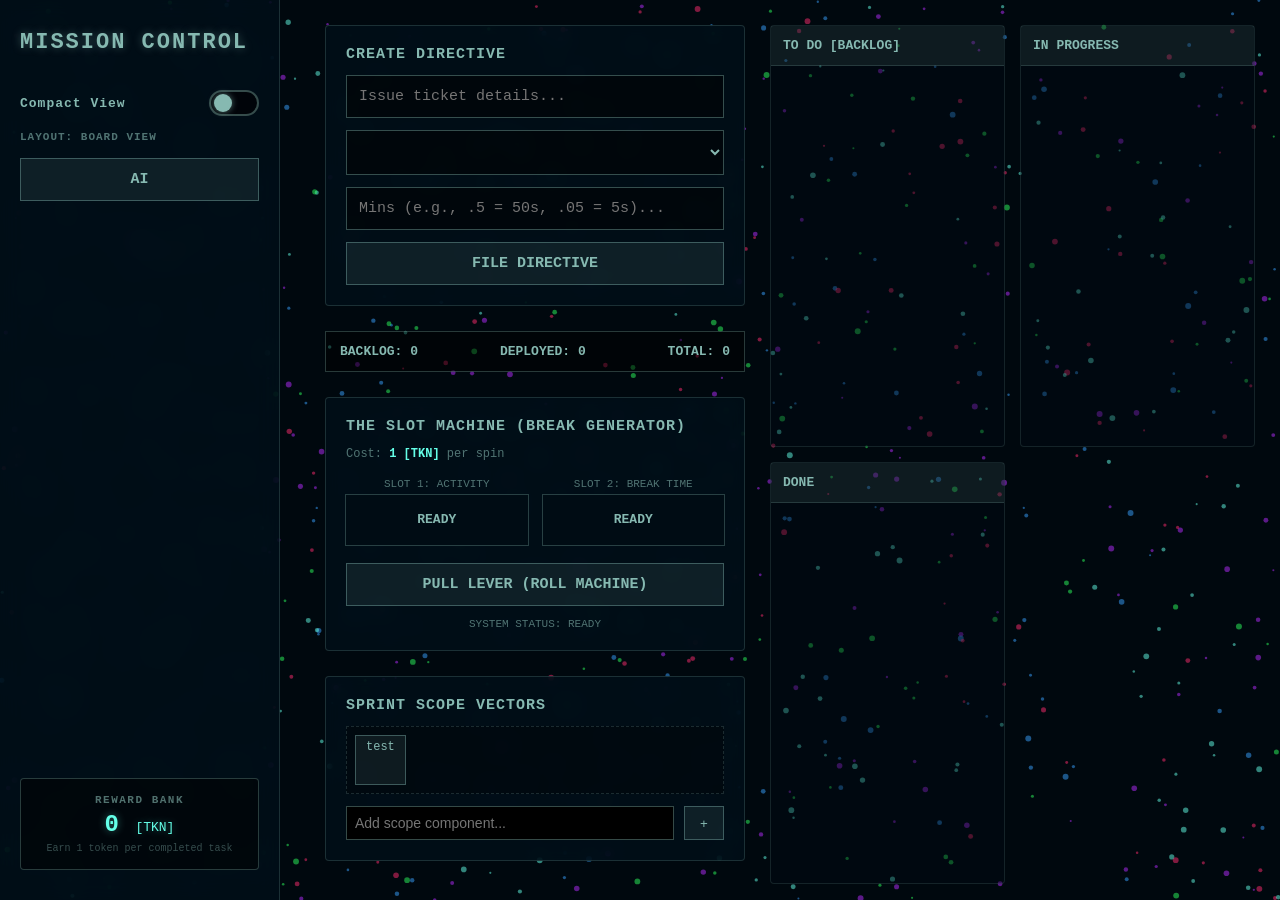
<file: index.html>
<!DOCTYPE html>
<html lang="en">

<head>
    <meta charset="UTF-8">
    <meta name="viewport" content="width=device-width, initial-scale=1.0">
    <title>Mission-Control // Matrix Engine</title>
    <link rel="stylesheet" href="style.css">
    <script src="script.js" defer></script>
</head>

<body>

    <canvas id="blob-canvas"></canvas>

    <div class="ui-wrapper" id="ui-container">

        <div id="sidebar-expand-tab" class="oval-sticky-tab">
            <span class="tab-indicator">&gt;</span>
        </div>

        <aside class="sidebar" id="matrix-sidebar">
            <h1 id="sidebar-toggle-trigger">MISSION CONTROL</h1>

            <div class="sidebar-options">
                <div class="switch-control-group">
                    <span class="switch-label">Compact View</span>
                    <div class="oval-toggle-switch" id="view-toggle-switch">
                        <div class="switch-circle" id="switch-node"></div>
                    </div>
                </div>
                <div class="view-status-tag">LAYOUT: <span id="current-view-label">BOARD VIEW</span></div>
                <a href="Chat.html"><Button id="Page2">AI</Button></a>
            </div>

            <div class="token-bank">
                <div class="token-title">REWARD BANK</div>
                <div class="token-count"><span id="token-display">0</span> <span class="tkn-sym">[TKN]</span></div>
                <div class="token-footer">Earn 1 token per completed task</div>
            </div>
        </aside>

        <main class="main-content">

            <div class="main-column input-side">

                <section class="Forum">
                    <div class="panel-header">Create Directive</div>
                    <div class="task">
                        <input id="task1" type="text" placeholder="Issue ticket details...">
                    </div>

                    <div class="priority">
                        <select name="priority" id="priority1">
                            <option value=""></option>
                            <option value="High">High</option>
                            <option value="Mid">Mid</option>
                            <option value="Low">Low</option>
                        </select>
                    </div>

                    <div class="time">
                        <input id="time1" type="number" step="any" placeholder="Mins (e.g., .5 = 50s, .05 = 5s)...">
                    </div>
                    <button id="submitButt">File Directive</button>
                </section>

                <div class="directives-counters">
                    <span>BACKLOG: <span id="count-active">0</span></span>
                    <span>DEPLOYED: <span id="count-resolved">0</span></span>
                    <span>TOTAL: <span id="count-total">0</span></span>
                </div>

                <section class="interest-panel">
                    <div class="panel-header">The Slot Machine (Break Generator)</div>
                    <p class="panel-subtitle">Cost: <span style="color: #64ffe8; font-weight: bold;">1 [TKN]</span> per
                        spin</p>

                    <div class="slots-wrapper">
                        <div class="slot-column">
                            <span class="slot-label">Slot 1: Activity</span>
                            <div class="slot-window">
                                <div class="slot-reel" id="slot1-reel">
                                    <div class="slot-tile">Ready</div>
                                </div>
                            </div>
                        </div>

                        <div class="slot-column">
                            <span class="slot-label">Slot 2: Break Time</span>
                            <div class="slot-window">
                                <div class="slot-reel" id="slot2-reel">
                                    <div class="slot-tile">Ready</div>
                                </div>
                            </div>
                        </div>
                    </div>

                    <button id="spinButt">Pull Lever (Roll Machine)</button>
                    <div id="spin-readout">SYSTEM STATUS: READY</div>
                </section>

                <section class="interest-panel">
                    <div class="panel-header">Sprint Scope Vectors</div>
                    <div id="interestTags" class="tag-cloud"></div>
                    <div class="interest-input-group">
                        <input id="customInterest" type="text" placeholder="Add scope component...">
                        <button id="addInterestButt">+</button>
                    </div>
                </section>
            </div>

            <div class="main-column board-side">

                <div id="view-board-layout" class="matrix-board">
                    <div class="board-col">
                        <div class="col-header">To Do [Backlog]</div>
                        <ul id="col-backlog" class="data-list"></ul>
                    </div>

                    <div class="board-col">
                        <div class="col-header">In Progress</div>
                        <ul id="col-progress" class="data-list"></ul>
                    </div>

                    <div class="board-col">
                        <div class="col-header">Done</div>
                        <ul id="col-done" class="data-list"></ul>
                    </div>
                </div>

                <div id="view-compact-layout" class="matrix-compact-view hidden">
                    <div class="board-col">
                        <div class="col-header">All Integrated Directives Stream</div>
                        <ul id="compact-stream-list" class="data-list"></ul>
                    </div>
                </div>

                <section class="timer-control-center">
                    <div class="panel-header">Chronos Core Execution Engine</div>

                    <div class="timer-wrapper work-tier">
                        <div class="timer-meta">
                            <span class="clock-tier-title">01 // EDITABLE WORK FOCUS</span>
                            <div class="inline-input-wrapper">
                                <input type="number" id="work-minutes-input" value="25" min="1" placeholder="Mins">
                                <span>MINS</span>
                            </div>
                        </div>
                        <div class="timer-display-block" id="work-timer-digits">25:00</div>
                        <div class="timer-btn-group">
                            <button class="timer-action-btn" id="work-start-btn">ENGAGE</button>
                            <button class="timer-action-btn" id="work-reset-btn">RESET</button>
                        </div>
                    </div>

                    <div class="break-bank-hub">
                        <div class="break-bank-header">
                            <span class="clock-tier-title">02 // SLOT MACHINE BREAK INVENTORY</span>
                            <span class="week-stamp" id="week-log-status">7-Day Retention Shield Active</span>
                        </div>

                        <div class="break-inventory-shelf" id="break-shelf-container">
                        </div>
                    </div>

                    <div class="timer-status-line" id="timer-status-msg">SYSTEMS RUNNING // AUTOMATED BACKGROUND TASK
                        TRACKER ARMED</div>
                </section>

            </div>

        </main>
    </div>

</body>

</html>
</file>
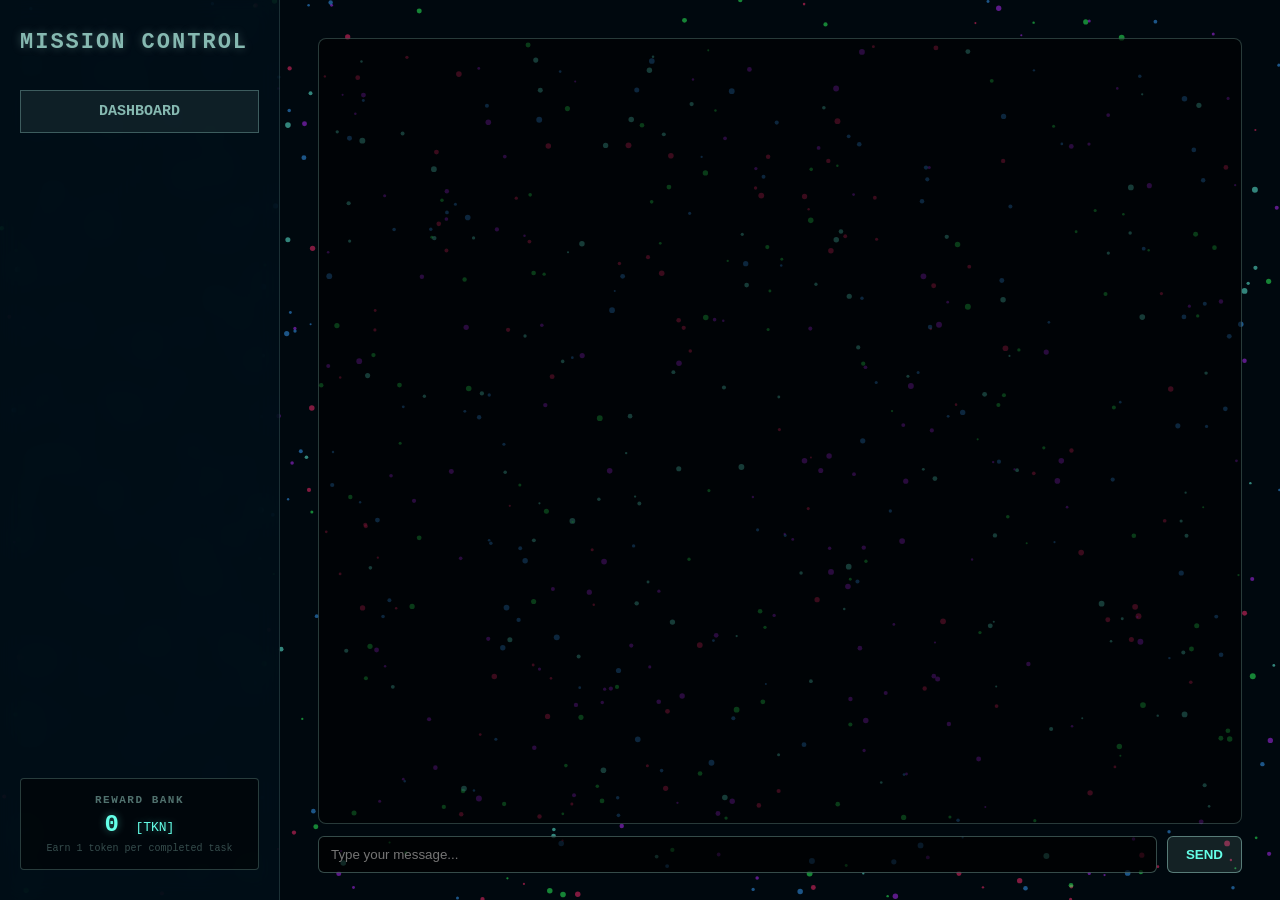
<file: Chat.html>
<!DOCTYPE html>
<html lang="en">

<head>
    <meta charset="UTF-8">
    <meta name="viewport" content="width=device-width, initial-scale=1.0">
    <title>Mission-Control // Chat Interface</title>
    <link rel="stylesheet" href="chat.css">
    <script src="chat.js" defer></script>
</head>

<body>

    <canvas id="blob-canvas"></canvas>

    <div class="ui-wrapper" id="ui-container">

        <div id="sidebar-expand-tab" class="oval-sticky-tab">
            <span class="tab-indicator">&gt;</span>
        </div>

        <aside class="sidebar" id="matrix-sidebar">
            <h1 id="sidebar-toggle-trigger">MISSION CONTROL</h1>

            <div class="sidebar-options">
                <a href="index.html"><button id="Page2">Dashboard</button></a>
            </div>

            <div class="token-bank">
                <div class="token-title">REWARD BANK</div>
                <div class="token-count"><span id="token-display">0</span> <span class="tkn-sym">[TKN]</span></div>
                <div class="token-footer">Earn 1 token per completed task</div>
            </div>
        </aside>

        <main class="main-content">

            <div class="chat-panel">

                <div class="chat-window" id="chat-window">
                    <div class="messages" id="messages"></div>

                    <div class="typing-indicator hidden" id="typing-indicator">
                        <span class="dot"></span>
                        <span class="dot"></span>
                        <span class="dot"></span>
                    </div>
                </div>

                <div class="input-bar">
                    <input type="text" id="chatInput" placeholder="Type your message...">
                    <button id="sendBtn">SEND</button>
                </div>

            </div>

        </main>

    </div>

</body>

</html>
</file>
<file: style.css>
:root {
    --bg-main: #00080e;
    --bg-panel: rgba(0, 16, 26, 0.8); 
    --text: #86B9B1;
}

html, body {
    margin: 0;
    padding: 0;
    width: 100%;
    height: 100%;
    background-color: var(--bg-main);
    font-family: 'Courier New', Courier, monospace;
    overflow-x: hidden;
}

a {
    text-decoration: none;
    color: var(--text);
}

::-webkit-scrollbar {
    width: 6px;
}
::-webkit-scrollbar-thumb {
    background: rgba(134,185,177,0.3);
    border-radius: 3px;
}


#blob-canvas {
    position: fixed;
    top: 0;
    left: 0;
    width: 100vw;
    height: 100vh;
    z-index: 1;
    pointer-events: none;
    filter: saturate(1.0) brightness(1.0);
    transition: filter 0.8s ease;
}

/* HARDWARE-ACCELERATED SCREEN PROTECTOR DISSOLVE SYSTEM */
.ui-wrapper {
    position: relative;
    z-index: 5; 
    display: flex;
    width: 100vw;
    height: 100vh;
    box-sizing: border-box;
    transition: all 0.35s cubic-bezier(0.1, 0.8, 0.1, 1);
}

/* Transition values for UI targets so they dissolve organically when idle */
.sidebar, .main-content, .Forum, .interest-panel, .timer-control-center {
    transition: opacity 0.5s cubic-bezier(0.4, 0, 0.2, 1), transform 0.5s ease;
}

/* Triggered by JavaScript when mouse leaves window or goes completely idle */
.screen-saver-active .sidebar,
.screen-saver-active .main-content,
.screen-saver-active .oval-sticky-tab {
    opacity: 0 !important;
    pointer-events: none !important;
    transform: scale(0.98);
}

/* Boost background blob saturation and color visibility when screensaver is active */
.screen-saver-active #blob-canvas {
    filter: saturate(1.8) brightness(1.2);
}

/* SIDEBAR LAYOUT */
.sidebar {
    width: 280px;
    min-width: 280px;
    background: var(--bg-panel);
    border-right: 1px solid rgba(134, 185, 177, 0.2);
    backdrop-filter: blur(12px);
    padding: 30px 20px;
    display: flex;
    flex-direction: column;
    gap: 35px;
    box-sizing: border-box;
    transition: width 0.3s cubic-bezier(0.1, 0.8, 0.1, 1), min-width 0.3s cubic-bezier(0.1, 0.8, 0.1, 1), padding 0.3s ease, opacity 0.2s ease;
    overflow: hidden;
}

.ui-wrapper.sidebar-collapsed .sidebar {
    width: 0px;
    min-width: 0px;
    padding: 30px 0px;
    border-right-color: transparent;
    opacity: 0;
    pointer-events: none;
}

/* INTERACTIVE TITLE DESIGN FOR TOGGLE */
#sidebar-toggle-trigger {
    color: var(--text);
    font-size: 22px;
    margin: 0;
    text-transform: uppercase;
    letter-spacing: 2px;
    text-shadow: 0 0 8px rgba(134, 185, 177, 0.4);
    cursor: pointer;
    user-select: none;
    transition: color 0.2s ease, text-shadow 0.2s ease;
}
#sidebar-toggle-trigger:hover {
    color: #64ffe8;
    text-shadow: 0 0 12px rgba(100, 255, 232, 0.7);
}

/* PROTRUDING ROUNDED OVAL STICKY TAB */
.oval-sticky-tab {
    position: absolute;
    left: 0px;
    top: 30px;
    width: 24px;
    height: 48px;
    background: var(--bg-panel);
    border: 1px solid rgba(134, 185, 177, 0.3);
    border-left: none;
    border-radius: 0 24px 24px 0;
    display: flex;
    align-items: center;
    justify-content: center;
    cursor: pointer;
    z-index: 999;
    opacity: 0;
    pointer-events: none;
    transition: transform 0.3s cubic-bezier(0.1, 0.8, 0.1, 1), opacity 0.2s ease;
    box-shadow: 4px 0 12px rgba(0, 0, 0, 0.4);
}
.oval-sticky-tab:hover {
    background: rgba(134, 185, 177, 0.15);
    border-color: #64ffe8;
}
.oval-sticky-tab .tab-indicator {
    font-size: 14px;
    font-weight: bold;
    color: #64ffe8;
    text-shadow: 0 0 5px rgba(100, 255, 232, 0.5);
    transform: translateX(-1px);
}

/* REVEAL CONDITION FOR STICKY TAB */
.sidebar-collapsed .oval-sticky-tab {
    opacity: 1;
    pointer-events: auto;
    transform: translateX(0px); 
}

.sidebar-options { display: flex; flex-direction: column; gap: 15px; }
.switch-control-group { display: flex; align-items: center; justify-content: space-between; width: 100%; }
.switch-label { color: var(--text); font-size: 13px; font-weight: bold; letter-spacing: 1px; }

.oval-toggle-switch {
    width: 50px;
    height: 26px;
    background: rgba(0, 0, 0, 0.6);
    border: 2px solid rgba(134, 185, 177, 0.4);
    border-radius: 50px; 
    position: relative;
    cursor: pointer;
    box-sizing: border-box;
}

.switch-circle {
    width: 18px;
    height: 18px;
    background: var(--text);
    border-radius: 50%; 
    position: absolute;
    top: 2px;
    left: 3px;
    transition: left 0.2s cubic-bezier(0.1, 0.8, 0.1, 1);
    box-shadow: 0 0 6px rgba(134, 185, 177, 0.6);
}

.oval-toggle-switch.active-on { background: rgba(100, 255, 232, 0.15); border-color: #64ffe8; }
.oval-toggle-switch.active-on .switch-circle { left: 25px; background: #64ffe8; box-shadow: 0 0 10px #64ffe8; }
.view-status-tag { color: rgba(134, 185, 177, 0.6); font-size: 11px; letter-spacing: 1px; font-weight: bold; }

#Page2 {
    width: 100%; box-sizing: border-box; background: rgba(0, 0, 0, 0.5);
    border: 1px solid rgba(134, 185, 177, 0.4); color: var(--text);
    font-size: 15px; padding: 12px; outline: none; font-family: inherit;
}
#Page2{ background: rgba(134, 185, 177, 0.1); cursor: pointer; font-weight: bold; text-transform: uppercase; }
#Page2:hover, #spinButt:hover { background: rgba(100, 255, 232, 0.15); color: #64ffe8; border-color: #64ffe8; }


.token-bank {
    background: rgba(0, 0, 0, 0.5);
    border: 1px solid rgba(134, 185, 177, 0.3);
    padding: 15px;
    text-align: center;
    border-radius: 4px;
    margin-top: auto; 
}
.token-title { font-size: 11px; color: rgba(134, 185, 177, 0.6); letter-spacing: 1.5px; font-weight: bold; margin-bottom: 5px; }
.token-count { font-size: 24px; font-weight: bold; color: #64ffe8; text-shadow: 0 0 8px rgba(100, 255, 232, 0.4); }
.tkn-sym { font-size: 13px; color: #64ffe8; font-weight: normal; margin-left: 2px; }
.token-footer { font-size: 10px; color: rgba(134, 185, 177, 0.4); margin-top: 5px; }

/* MAIN PANELS */
.main-content {
    flex: 1;
    min-width: 0;
    display: grid;
    grid-template-columns: 420px 1fr; 
    gap: 25px;
    padding: 25px 25px 25px 45px; 
    box-sizing: border-box;
    align-items: start;
    height: 100vh;
    overflow-y: auto;
    transition: padding 0.3s ease;
}

.main-column { display: flex; flex-direction: column; gap: 25px; }
.Forum, .interest-panel {
    background: var(--bg-panel);
    border: 1px solid rgba(134, 185, 177, 0.2);
    backdrop-filter: blur(8px);
    padding: 20px;
    display: flex;
    flex-direction: column;
    gap: 12px;
    border-radius: 4px;
    position: relative;
    z-index: 10;
}

#task1, #priority1, #time1, #submitButt, #spinButt {
    width: 100%; box-sizing: border-box; background: rgba(0, 0, 0, 0.5);
    border: 1px solid rgba(134, 185, 177, 0.4); color: var(--text);
    font-size: 15px; padding: 12px; outline: none; font-family: inherit;
}
#submitButt, #spinButt { background: rgba(134, 185, 177, 0.1); cursor: pointer; font-weight: bold; text-transform: uppercase; }
#submitButt:hover, #spinButt:hover { background: rgba(100, 255, 232, 0.15); color: #64ffe8; border-color: #64ffe8; }

#priority1 option { background-color: #000c14; color: #64ffe8; font-family: 'Courier New', Courier, monospace; padding: 10px; }
#priority1:focus { border-color: #64ffe8; box-shadow: 0 0 8px rgba(100, 255, 232, 0.4); }

.panel-header { color: var(--text); font-size: 15px; font-weight: bold; text-transform: uppercase; letter-spacing: 1px; }
.panel-subtitle { color: rgba(134, 185, 177, 0.6); font-size: 12px; margin: 0; }
.directives-counters { display: flex; justify-content: space-between; padding: 12px 14px; background: rgba(0, 0, 0, 0.5); border: 1px solid rgba(134, 185, 177, 0.3); font-size: 13px; font-weight: bold; color: var(--text); }

/* BOARDS GRID DISPLAY */
.matrix-board { display: grid; grid-template-columns: repeat(auto-fit, minmax(220px, 1fr)); gap: 15px; }
.matrix-compact-view { display: flex; flex-direction: column; width: 100%; }
.hidden { display: none !important; }
.board-col { background: rgba(0, 12, 20, 0.4); border: 1px solid rgba(134, 185, 177, 0.15); border-radius: 4px; display: flex; flex-direction: column; min-height: 420px; }
.col-header { background: rgba(134, 185, 177, 0.1); padding: 12px; color: var(--text); font-weight: bold; text-transform: uppercase; font-size: 13px; border-bottom: 1px solid rgba(134, 185, 177, 0.2); }

/* DATA LIST CARDS */
.data-list { list-style: none; padding: 10px; margin: 0; display: flex; flex-direction: column; gap: 10px; }
.data-list li { 
    background: rgba(0, 0, 0, 0.6); 
    border: 1px solid rgba(134, 185, 177, 0.25); 
    padding: 14px; 
    font-size: 14px; 
    color: var(--text); 
    display: flex; 
    flex-direction: column; 
    gap: 10px; 
    position: relative; 
}

.data-list li.priority-high { border-left: 5px solid #ff6e73 !important; } 
.data-list li.priority-mid  { border-left: 5px solid #ffd464 !important; } 
.data-list li.priority-low  { border-left: 5px solid #2cff5d !important; } 

.card-actions { display: flex; justify-content: space-between; align-items: center; }
.card-actions button {
    background: rgba(100, 255, 232, 0.05);
    border: 1px solid rgba(100, 255, 232, 0.4);
    color: #64ffe8 !important; 
    padding: 5px 10px;
    font-family: inherit;
    font-size: 11px;
    font-weight: bold;
    text-transform: uppercase;
    cursor: pointer;
    transition: all 0.2s ease;
}
.card-actions button:hover {
    background: rgba(100, 255, 232, 0.2);
    box-shadow: 0 0 8px rgba(100, 255, 232, 0.4);
    border-color: #64ffe8;
}

/* SLOT REEL ANIMATION */
.slots-wrapper { display: flex; gap: 15px; margin: 5px 0; }
.slot-column { display: flex; flex-direction: column; align-items: center; flex: 1; }
.slot-label { font-size: 11px; color: rgba(134, 185, 177, 0.6); text-transform: uppercase; margin-bottom: 4px; }
.slot-window { width: 100%; height: 50px; background: #000c14; border: 1px solid rgba(134, 185, 177, 0.3); overflow: hidden; position: relative; }
.slot-reel { position: absolute; top: 0; left: 0; width: 100%; display: flex; flex-direction: column; }
.slot-tile { height: 48px; display: flex; align-items: center; justify-content: center; font-size: 13px; font-weight: bold; color: var(--text); text-transform: uppercase; }

/* Moving Text Blur Keyframes during script spin action */
.slots-spinning .slot-tile {
    animation: slotDriftBlur 0.08s infinite alternate;
}
@keyframes slotDriftBlur {
    0% { transform: translateY(-3px); filter: blur(2px); }
    100% { transform: translateY(3px); filter: blur(2px); }
}

#spin-readout { font-size: 11px; color: rgba(134, 185, 177, 0.6); text-align: center; }

.tag-cloud { display: flex; flex-wrap: wrap; gap: 8px; min-height: 50px; padding: 8px; background: rgba(0, 0, 0, 0.3); border: 1px dashed rgba(134, 185, 177, 0.2); }
.tag { background: rgba(134, 185, 177, 0.1); border: 1px solid rgba(134, 185, 177, 0.4); color: var(--text); padding: 4px 10px; font-size: 12px; cursor: pointer; }
.interest-input-group { display: flex; gap: 10px; }
#customInterest { flex: 1; padding: 8px; font-size: 14px; background: black; border: 1px solid rgba(134, 185, 177, 0.4); color: var(--text); }
#addInterestButt { background: rgba(134, 185, 177, 0.1); border: 1px solid rgba(134, 185, 177, 0.4); color: var(--text); width: 40px; cursor: pointer; }

/* CHRONOS RENDER BLOCKS */
.timer-control-center {
    background: var(--bg-panel);
    border: 1px solid rgba(134, 185, 177, 0.25);
    backdrop-filter: blur(8px);
    padding: 20px;
    border-radius: 4px;
    margin-top: 25px; 
    display: flex;
    flex-direction: column;
    gap: 15px;
}

.timer-wrapper {
    display: flex;
    align-items: center;
    justify-content: space-between;
    background: rgba(0, 0, 0, 0.5);
    border: 1px solid rgba(134, 185, 177, 0.15);
    padding: 12px 20px;
    border-radius: 4px;
}

.timer-meta { display: flex; flex-direction: column; gap: 5px; }
.clock-tier-title { font-size: 11px; color: rgba(134, 185, 177, 0.5); font-weight: bold; letter-spacing: 1px; text-transform: uppercase; }
.inline-input-wrapper { display: flex; align-items: center; gap: 6px; font-size: 11px; color: var(--text); }
.inline-input-wrapper input { width: 50px; background: #000; border: 1px solid rgba(134, 185, 177, 0.4); color: #64ffe8; font-family: inherit; padding: 2px 5px; text-align: center; }

.timer-display-block { font-size: 32px; font-weight: bold; color: #64ffe8; font-family: monospace; text-shadow: 0 0 8px rgba(100, 255, 232, 0.4); }
.timer-btn-group { display: flex; gap: 8px; }

.timer-action-btn {
    background: rgba(134, 185, 177, 0.08); border: 1px solid rgba(134, 185, 177, 0.3);
    color: var(--text); padding: 6px 14px; font-family: inherit; font-weight: bold; font-size: 11px; text-transform: uppercase; cursor: pointer;
}
.timer-action-btn:hover { background: rgba(134, 185, 177, 0.2); border-color: #64ffe8; color: #64ffe8; }

/* BREAK REWARD STOCKYARD */
.break-bank-hub {
    display: flex;
    flex-direction: column;
    gap: 12px;
    background: rgba(0, 0, 0, 0.4);
    border: 1px solid rgba(134, 185, 177, 0.15);
    padding: 15px;
    border-radius: 4px;
}

.break-bank-header { display: flex; justify-content: space-between; align-items: center; }
.week-stamp { font-size: 10px; color: #ef64ff; letter-spacing: 0.5px; }

.break-inventory-shelf {
    display: flex;
    flex-direction: column;
    gap: 8px;
    max-height: 200px;
    overflow-y: auto;
    padding-right: 5px;
}

.break-chip-item {
    background: rgba(0, 8, 14, 0.8);
    border: 1px solid rgba(134, 185, 177, 0.25);
    padding: 10px 14px;
    display: flex;
    justify-content: space-between;
    align-items: center;
    border-left: 4px solid #b964ff;
}
.break-chip-item.state-in-use {
    border-left-color: #a2ff64;
    background: rgba(100, 255, 232, 0.04);
}

.chip-meta-title { font-size: 12px; font-weight: bold; color: var(--text); display: flex; flex-direction: column; gap: 4px; }
.chip-status-badge {
    font-size: 9px; padding: 2px 5px; border-radius: 2px; font-weight: bold; width: fit-content;
    text-transform: uppercase;
}
.status-saved { background: rgba(255, 212, 100, 0.15); color: #9f64ff; border: 1px solid rgba(188, 100, 255, 0.3); }
.status-running { background: rgba(100, 255, 232, 0.15); color: #beff64; border: 1px solid rgba(154, 255, 100, 0.3); }

.chip-btn-group { display: flex; gap: 6px; }
.chip-btn-group button {
    background: transparent; border: 1px solid rgba(134, 185, 177, 0.4); color: var(--text);
    padding: 4px 10px; font-family: inherit; font-size: 10px; font-weight: bold; cursor: pointer; text-transform: uppercase;
}
.chip-btn-group button.btn-use { border-color: #e5ff64; color: #d6ff64; }
.chip-btn-group button.btn-use:hover { background: rgba(255, 212, 100, 0.15); }
.chip-btn-group button.btn-archive { border-color: #ff6e73; color: #ff6e73; }
.chip-btn-group button.btn-archive:hover { background: rgba(255, 110, 115, 0.15); }

/* AUTOMATION BADGES */
.bg-clock-badge {
    position: absolute; top: 5px; right: 5px; font-size: 9px;
    background: rgba(255, 110, 115, 0.15); color: #ff6e73;
    border: 1px solid rgba(255, 110, 115, 0.3); padding: 2px 4px; border-radius: 2px;
}
.timer-status-line { font-size: 10px; color: rgba(134, 185, 177, 0.5); letter-spacing: 1px; text-transform: uppercase; }

@media (max-width: 1024px) {
    .main-content { grid-template-columns: 1fr; padding-left: 25px; }
    .matrix-board { grid-template-columns: 1fr; }
}
</file>
<file: chat.css>
:root {
    --bg-main: #00080e;
    --bg-panel: rgba(0, 16, 26, 0.8);
    --text: #86B9B1;
    --accent: #64ffe8;
}

/* GLOBAL */
html, body {
    margin: 0;
    padding: 0;
    width: 100%;
    height: 100%;
    background-color: var(--bg-main);
    font-family: 'Courier New', Courier, monospace;
    overflow: hidden;
}

a { text-decoration: none; color: var(--text); }

::-webkit-scrollbar { width: 6px; }
::-webkit-scrollbar-thumb {
    background: rgba(134,185,177,0.3);
    border-radius: 3px;
}

/* BACKGROUND CANVAS */
#blob-canvas {
    position: fixed;
    top: 0;
    left: 0;
    width: 100vw;
    height: 100vh;
    z-index: 1;
    pointer-events: none;
    transition: filter 0.8s ease;
}

/* WRAPPER */
.ui-wrapper {
    position: relative;
    z-index: 5;
    display: flex;
    width: 100vw;
    height: 100vh;
    box-sizing: border-box;
    transition: all 0.35s cubic-bezier(0.1, 0.8, 0.1, 1);
}

.sidebar, .main-content, .Forum, .interest-panel, .timer-control-center {
    transition: opacity 0.5s cubic-bezier(0.4, 0, 0.2, 1), transform 0.5s ease;
}

/* Triggered by JavaScript when mouse leaves window or goes completely idle */
.screen-saver-active .sidebar,
.screen-saver-active .main-content,
.screen-saver-active .oval-sticky-tab {
    opacity: 0 !important;
    pointer-events: none !important;
    transform: scale(0.98);
}

/* Boost background blob saturation and color visibility when screensaver is active */
.screen-saver-active #blob-canvas {
    filter: saturate(1.8) brightness(1.2);
}

/* SIDEBAR LAYOUT */
.sidebar {
    width: 280px;
    min-width: 280px;
    background: var(--bg-panel);
    border-right: 1px solid rgba(134, 185, 177, 0.2);
    backdrop-filter: blur(12px);
    padding: 30px 20px;
    display: flex;
    flex-direction: column;
    gap: 35px;
    box-sizing: border-box;
    transition: width 0.3s cubic-bezier(0.1, 0.8, 0.1, 1), min-width 0.3s cubic-bezier(0.1, 0.8, 0.1, 1), padding 0.3s ease, opacity 0.2s ease;
    overflow: hidden;
}

.ui-wrapper.sidebar-collapsed .sidebar {
    width: 0px;
    min-width: 0px;
    padding: 30px 0px;
    border-right-color: transparent;
    opacity: 0;
    pointer-events: none;
}

/* INTERACTIVE TITLE DESIGN FOR TOGGLE */
#sidebar-toggle-trigger {
    color: var(--text);
    font-size: 22px;
    margin: 0;
    text-transform: uppercase;
    letter-spacing: 2px;
    text-shadow: 0 0 8px rgba(134, 185, 177, 0.4);
    cursor: pointer;
    user-select: none;
    transition: color 0.2s ease, text-shadow 0.2s ease;
}
#sidebar-toggle-trigger:hover {
    color: #64ffe8;
    text-shadow: 0 0 12px rgba(100, 255, 232, 0.7);
}

/* PROTRUDING ROUNDED OVAL STICKY TAB */
.oval-sticky-tab {
    position: absolute;
    left: 0px;
    top: 30px;
    width: 24px;
    height: 48px;
    background: var(--bg-panel);
    border: 1px solid rgba(134, 185, 177, 0.3);
    border-left: none;
    border-radius: 0 24px 24px 0;
    display: flex;
    align-items: center;
    justify-content: center;
    cursor: pointer;
    z-index: 999;
    opacity: 0;
    pointer-events: none;
    transition: transform 0.3s cubic-bezier(0.1, 0.8, 0.1, 1), opacity 0.2s ease;
    box-shadow: 4px 0 12px rgba(0, 0, 0, 0.4);
}
.oval-sticky-tab:hover {
    background: rgba(134, 185, 177, 0.15);
    border-color: #64ffe8;
}
.oval-sticky-tab .tab-indicator {
    font-size: 14px;
    font-weight: bold;
    color: #64ffe8;
    text-shadow: 0 0 5px rgba(100, 255, 232, 0.5);
    transform: translateX(-1px);
}

/* REVEAL CONDITION FOR STICKY TAB */
.sidebar-collapsed .oval-sticky-tab {
    opacity: 1;
    pointer-events: auto;
    transform: translateX(0px); 
}

.sidebar-options { display: flex; flex-direction: column; gap: 15px; }

#Page2 {
    width: 100%; box-sizing: border-box; background: rgba(0, 0, 0, 0.5);
    border: 1px solid rgba(134, 185, 177, 0.4); color: var(--text);
    font-size: 15px; padding: 12px; outline: none; font-family: inherit;
}
#Page2{ background: rgba(134, 185, 177, 0.1); cursor: pointer; font-weight: bold; text-transform: uppercase; }
#Page2:hover, #spinButt:hover { background: rgba(100, 255, 232, 0.15); color: #64ffe8; border-color: #64ffe8; }


.token-bank {
    background: rgba(0, 0, 0, 0.5);
    border: 1px solid rgba(134, 185, 177, 0.3);
    padding: 15px;
    text-align: center;
    border-radius: 4px;
    margin-top: auto; 
}
.token-title { font-size: 11px; color: rgba(134, 185, 177, 0.6); letter-spacing: 1.5px; font-weight: bold; margin-bottom: 5px; }
.token-count { font-size: 24px; font-weight: bold; color: #64ffe8; text-shadow: 0 0 8px rgba(100, 255, 232, 0.4); }
.tkn-sym { font-size: 13px; color: #64ffe8; font-weight: normal; margin-left: 2px; }
.token-footer { font-size: 10px; color: rgba(134, 185, 177, 0.4); margin-top: 5px; }

.main-content {
    flex: 1;
    display: flex;
    align-items: center;
    justify-content: center;
    padding: 20px;
    box-sizing: border-box;
}

.chat-panel {
    width: 100%;
    height: 100%;
    max-width: none;
    max-height: none;
    margin: 0;
    border-radius: 12px;

    /* 10–20px gap from edges */
    padding: 18px;
    box-sizing: border-box;
}

.ui-wrapper.sidebar-collapsed .main-content {
    padding-left: 20px;
}

.ui-wrapper.sidebar-collapsed .chat-panel {
    width: calc(100vw - 40px);
}

.chat-window {
    flex: 1;
    min-height:760px;
    max-height: 760px;
}


/* CHAT WINDOW */
.chat-window {
    flex: 1;
    background: rgba(0,0,0,0.55);
    border: 1px solid rgba(134,185,177,0.3);
    border-radius: 8px;
    padding: 12px;
    overflow-y: auto;
    position: relative;
    background: blur;
}

.messages {
    display: flex;
    flex-direction: column;
    gap: 10px;
}

/* BUBBLES */
.message-bubble {
    max-width: 70%;
    padding: 10px 12px;
    border-radius: 14px;
    font-size: 13px;
    color: var(--text);
    animation: popIn 0.25s forwards cubic-bezier(0.1,0.8,0.1,1);
}

.message-user {
    margin-left: auto;
    background: rgba(100,255,232,0.12);
    border: 1px solid rgba(100,255,232,0.6);
}

.message-ai {
    margin-right: auto;
    background: rgba(0,16,26,0.7);
    border: 1px solid rgba(134,185,177,0.5);
}

/* TYPING INDICATOR */
.typing-indicator {
    position: absolute;
    left: 12px;
    bottom: 8px;
    display: flex;
    gap: 4px;
}
.typing-indicator.hidden { display: none; }

.dot {
    width: 6px;
    height: 6px;
    background: var(--accent);
    border-radius: 50%;
    animation: blink 1.2s infinite;
}
.dot:nth-child(2) { animation-delay: 0.2s; }
.dot:nth-child(3) { animation-delay: 0.4s; }

/* INPUT BAR */
.input-bar {
    margin-top: 12px;
    display: flex;
    gap: 10px;
}

#chatInput {
    flex: 1;
    padding: 10px 12px;
    border-radius: 6px;
    border: 1px solid rgba(134,185,177,0.4);
    background: rgba(0,0,0,0.7);
    color: var(--text);
}
#chatInput:focus {
    border-color: var(--accent);
    box-shadow: 0 0 10px rgba(100,255,232,0.4);
}

#sendBtn {
    padding: 9px 18px;
    border-radius: 6px;
    border: 1px solid rgba(134,185,177,0.6);
    background: rgba(134,185,177,0.15);
    color: var(--accent);
    font-weight: bold;
    cursor: pointer;
}
#sendBtn:hover {
    background: rgba(100,255,232,0.2);
    border-color: var(--accent);
}

/* ANIMATIONS */
@keyframes popIn {
    from { opacity: 0; transform: scale(0.85) translateY(4px); }
    to { opacity: 1; transform: scale(1) translateY(0); }
}

@keyframes blink {
    0% { opacity: 0.2; transform: scale(1); }
    50% { opacity: 1; transform: scale(1.2); }
    100% { opacity: 0.2; transform: scale(1); }
}

/* RESPONSIVE */
@media (max-width: 900px) {
    .sidebar { display: none; }
    .main-content { padding: 15px; }
}
</file>
